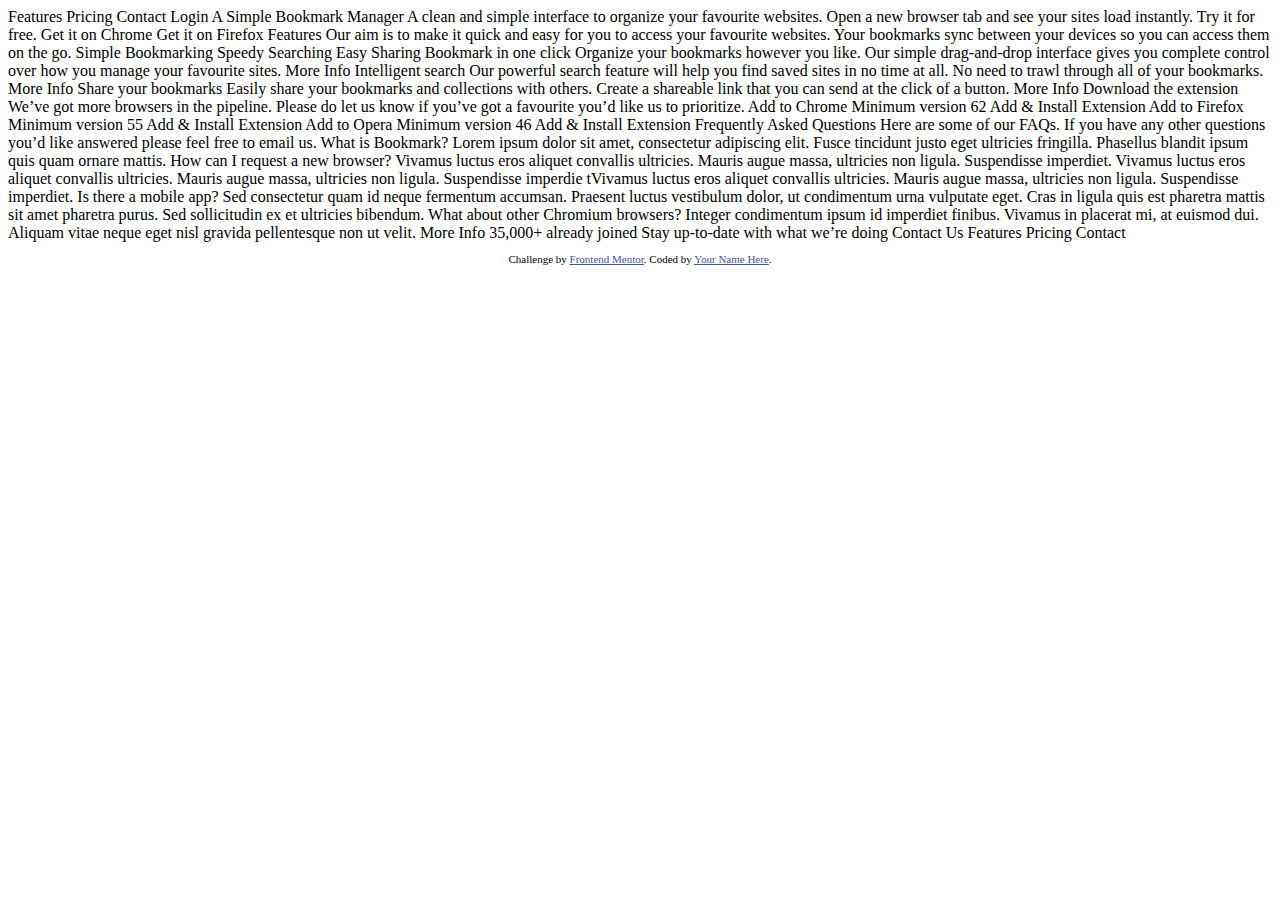
<file: bookmark-landing-page-master/index.html>
<!DOCTYPE html>
<html lang="en">
<head>
  <meta charset="UTF-8">
  <meta name="viewport" content="width=device-width, initial-scale=1.0"> <!-- displays site properly based on user's device -->

  <link rel="icon" type="image/png" sizes="32x32" href="./images/favicon-32x32.png">
  
  <title>Frontend Mentor | Bookmark landing page</title>

  <!-- Feel free to remove these styles or customise in your own stylesheet 👍 -->
  <style>
    .attribution { font-size: 11px; text-align: center; }
    .attribution a { color: hsl(228, 45%, 44%); }
  </style>
</head>
<body>

  Features
  Pricing
  Contact
  Login

  A Simple Bookmark Manager

  A clean and simple interface to organize your favourite websites. Open a new 
  browser tab and see your sites load instantly. Try it for free.

  Get it on Chrome
  Get it on Firefox

  Features

  Our aim is to make it quick and easy for you to access your favourite websites. 
  Your bookmarks sync between your devices so you can access them on the go.

  Simple Bookmarking
  Speedy Searching
  Easy Sharing

  Bookmark in one click

  Organize your bookmarks however you like. Our simple drag-and-drop interface 
  gives you complete control over how you manage your favourite sites.

  More Info

  Intelligent search

  Our powerful search feature will help you find saved sites in no time at all. 
  No need to trawl through all of your bookmarks.

  More Info

  Share your bookmarks

  Easily share your bookmarks and collections with others. Create a shareable 
  link that you can send at the click of a button.

  More Info

  Download the extension

  We’ve got more browsers in the pipeline. Please do let us know if you’ve 
  got a favourite you’d like us to prioritize.

  Add to Chrome
  Minimum version 62
  Add & Install Extension

  Add to Firefox
  Minimum version 55
  Add & Install Extension

  Add to Opera
  Minimum version 46
  Add & Install Extension

  Frequently Asked Questions
  
  Here are some of our FAQs. If you have any other questions you’d like 
  answered please feel free to email us.

  <!-- Question 1 -->
  What is Bookmark?

  <!-- Answer 1 -->
  Lorem ipsum dolor sit amet, consectetur adipiscing elit. Fusce tincidunt 
  justo eget ultricies fringilla. Phasellus blandit ipsum quis quam ornare mattis.

  <!-- Question 2 -->
  How can I request a new browser?

  <!-- Answer 2 -->
  Vivamus luctus eros aliquet convallis ultricies. Mauris augue massa, ultricies non ligula. 
  Suspendisse imperdiet. Vivamus luctus eros aliquet convallis ultricies. Mauris augue massa, 
  ultricies non ligula. Suspendisse imperdie tVivamus luctus eros aliquet convallis ultricies. 
  Mauris augue massa, ultricies non ligula. Suspendisse imperdiet.

  <!-- Question 3 -->
  Is there a mobile app?

  <!-- Answer 3 -->
  Sed consectetur quam id neque fermentum accumsan. Praesent luctus vestibulum dolor, ut condimentum 
  urna vulputate eget. Cras in ligula quis est pharetra mattis sit amet pharetra purus. Sed 
  sollicitudin ex et ultricies bibendum.

  <!-- Question 4 -->
  What about other Chromium browsers?

  <!-- Answer 4 -->
  Integer condimentum ipsum id imperdiet finibus. Vivamus in placerat mi, at euismod dui. Aliquam 
  vitae neque eget nisl gravida pellentesque non ut velit.

  More Info

  35,000+ already joined

  Stay up-to-date with what we’re doing

  Contact Us

  Features
  Pricing
  Contact
  
  <footer>
    <p class="attribution">
      Challenge by <a href="https://www.frontendmentor.io?ref=challenge" target="_blank">Frontend Mentor</a>. 
      Coded by <a href="#">Your Name Here</a>.
    </p>
  </footer>
</body>
</html>
</file>
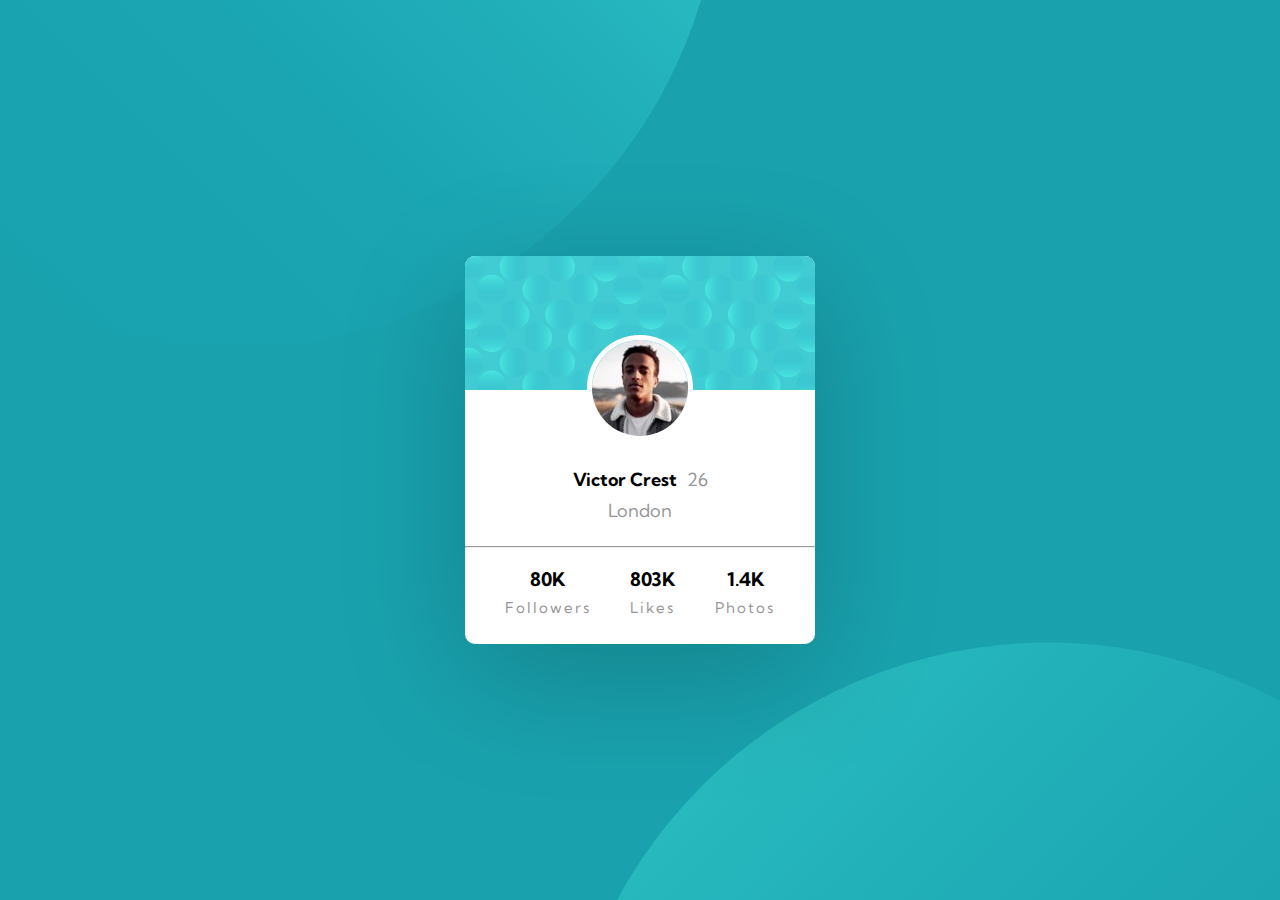
<file: profile-card-component-main/index.html>
<!DOCTYPE html>
<html lang="en">
  <head>
    <meta charset="UTF-8" />
    <meta name="viewport" content="width=device-width, initial-scale=1.0" />
    <!-- displays site properly based on user's device -->

    <link
      rel="icon"
      type="image/png"
      sizes="32x32"
      href="./images/favicon-32x32.png"
    />
    <link href="https://fonts.googleapis.com/css2?family=Kumbh+Sans:wght@400;700&display=swap" rel="stylesheet">
    <link rel="stylesheet" href="style.css" />
    <title>Frontend Mentor | Profile card component</title>

    <!-- Feel free to remove these styles or customise in your own stylesheet 👍 -->
  </head>
  <body>
    <div class="profileCard">
      <div class="bg-blue"></div>
      <img class="circle" alt="" src="images/image-victor.jpg" />

      <div class="profile-text">
        <p><span class="name">Victor Crest</span> 26</p>
        <p>London</p>
      </div>

      <hr />

      <div class="container">
        <div class="card_item">
          <h3>80K</h3>
          <p>Followers</p>
        </div>
        <div class="card_item">
          <h3>803K</h3>
          <p>Likes</p>
        </div>
        <div class="card_item">
          <h3>1.4K</h3>
          <p>Photos</p>
        </div>

        
      </div>
    </div>

    <!-- <div class="attribution">
    Challenge by <a href="https://www.frontendmentor.io?ref=challenge" target="_blank">Frontend Mentor</a>. 
    Coded by <a href="#">Sarah Althowebi</a>.
  </div> -->
  </body>
</html>
</file>
<file: profile-card-component-main/style.css>
* {
  box-sizing: border-box;
  margin: 0;
  font-family: "Kumbh Sans", sans-serif;
}
body {
  height: 100vh;
  background-image: url(images/bg-pattern-top.svg),
    url(images/bg-pattern-bottom.svg);
  background-position: top -70vh left -20vw, bottom -80vh right -20vw;
  overflow: hidden;
  background-color: hsl(185, 75%, 39%);
  background-repeat: no-repeat;
  display: flex;
  justify-content: center; 
  align-items: center;
  flex-direction: column;
}
.profileCard {
  background-color: white;
  text-align: center;
  border-radius: 10px;
  width: 350px;
  margin: 125px auto;
  box-shadow: 0 2rem 8rem rgba(0, 0, 0, 0.2);
}
.bg-blue {
  border-radius: 10px 10px 0px 0px;
  background-image: url(images/bg-pattern-card.svg);
  height: 134px;
}
.profile-text {
  margin: 20px;
  font-size: 18px;
  color: hsl(0, 0%, 59%);
  line-height: 1.7;
}
hr {
  color: rgba(235, 235, 235, 0.283);
}

span {
  font-weight: 700;
  font-size: 18px;
  color: black;
  padding-right: 6px;
}
.circle {
  align-self: end;
  border-radius: 50%;
  border: 5px rgb(255, 255, 255) solid;
  margin-top: -55px;
}
.container {
  display: flex;
  flex-direction: row;
  justify-content: space-around;
  margin: 20px;
}
.card_item p {
  color: hsl(0, 0%, 59%);
  margin: 7px;
  font-size: 15px;
  font-weight: 400;
  letter-spacing: 2px;
}
.attribution {
  font-size: 11px;
  text-align: center;
}
.attribution a {
  color: hsl(228, 45%, 44%);
}

/* media query */

/* @media (){

} */
</file>
